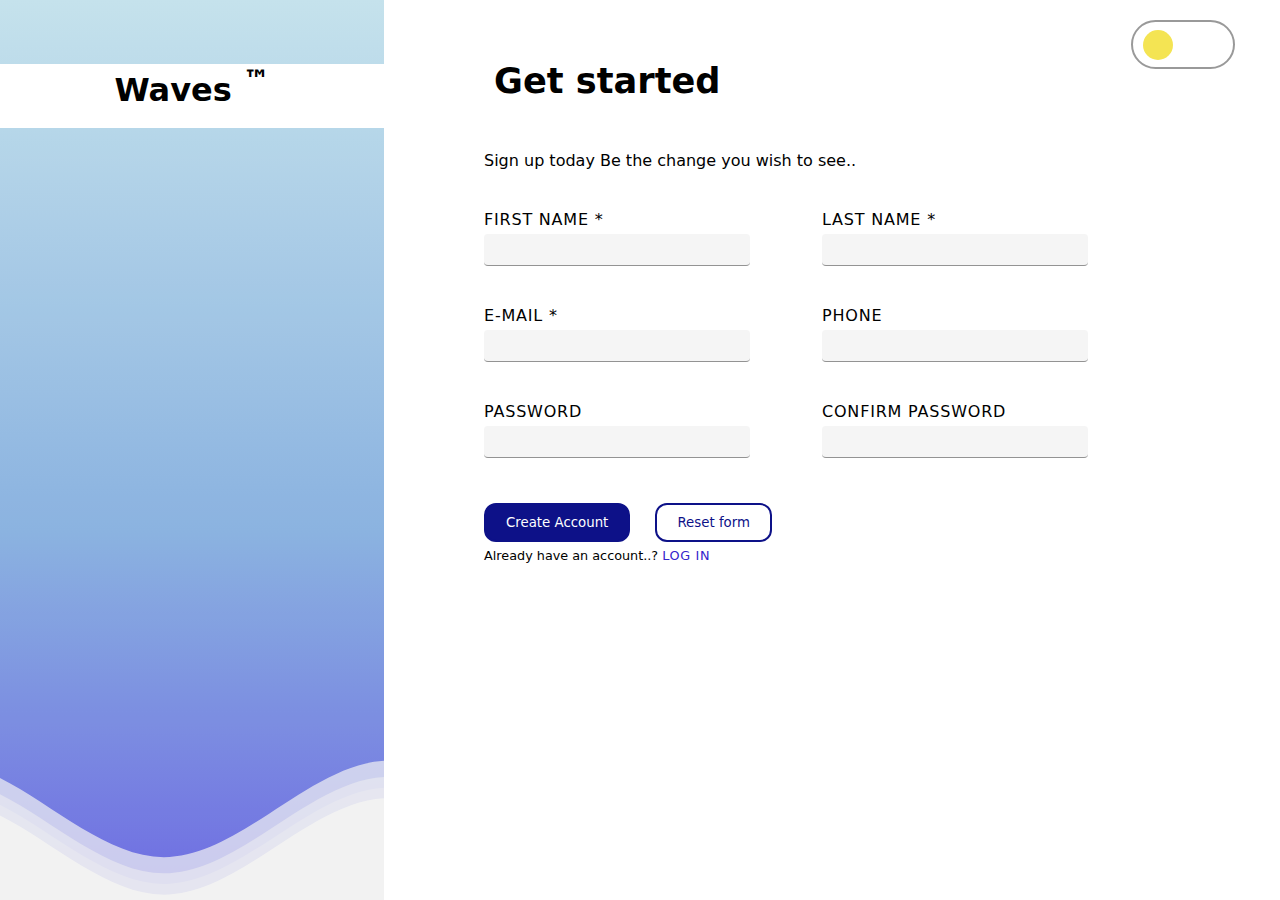
<file: index.html>
<!DOCTYPE html>
<html lang="en">
<head>
     <meta charset="UTF-8">
     <meta name="viewport" content="width=device-width, initial-scale=1.0">
     <title>Ocean Sign Up</title>
     <link rel="stylesheet" href="assets/style.css">
     <link rel="stylesheet" href="assets/wave.css">

</head>
<body class="light-mode">
    
    <main class="card-container">
        <div class="mode toggler">
            <div class=" sun"></div>
            <div class=" moon "></div>
        </div>
        <div class="side-hero">
            <h1 class="company">Waves <sup>&trade;</sup></h1>
             <div class="hero_area "id="themeContainer">
        <svg class="waves" xmlns="http://www.w3.org/2000/svg" xmlns:xlink="http://www.w3.org/1999/xlink" viewBox="0 24 150 28" preserveAspectRatio="none" shape-rendering="auto">
            <defs>
                <path id="gentle-wave" d="M-160 44c30 0 58-18 88-18s 58 18 88 18 58-18 88-18 58 18 88 18 v44h-352z" />
            </defs>
            <g class="parallax">
                <use xlink:href="#gentle-wave" x="48" y="0" fill="rgba(255,255,255,0.7" />
                <use xlink:href="#gentle-wave" x="48" y="3" fill="rgba(255,255,255,0.5)" />
              

                <use xlink:href="#gentle-wave" x="48" y="5" fill="rgba(255,255,255,0.3)" />
        

                <use xlink:href="#gentle-wave" x="48" y="7" fill="#fff" />
            </g>
        </svg>
    </div>
          
        
        </div>
  <div class="hide">
             <h1 class="company">Ocean <sup>&trade;</sup></h1>
          </div>
        <form action="assets/formSubmit.html" method="get">
            <div class="form-container ">
    
                <h1 class="form-header">
                    Get started
                </h1>
      <p class="quote">Sign up today 
               Be the change you wish to see..
            </p>
                <div class="input-container">
                    
                    <label for="f-name"></label>
                    
                    <input type="text" name="f-name" id="f-name" required>
                    <span>
                        First name *
                    </span>
                </div>
    
                <div class="input-container">
                    <label for="l-name"></label>
                    <input type="text" name="l-name" id="l-name" required>
                    <span>
                        Last name *
                    </span>
                    
                </div>
    
                <div class="input-container">
                    <label for="mail">
                    </label>
                    <input type="email" name="mail" id="mail" required>
                    <span>
                        E-mail *
                    </span>
                    
                </div>
    
                <div class="input-container">
                    <label for="phone">
                    </label>
                    <input type="phone" name="phone" id="phone" required>
                    <span>
                      Phone 
                    </span>
                    
                </div>
                <div class="input-container">
                    <label for="user-password"></label>
                    <input type="password" name="user-password" id="user-password" class="user-password" required>
                    <span>Password</span>
                    
                </div>

                <div class="input-container">
                    <label for="user-password-confirm"></label>
                    <input type="password" name="user-password-confirm" id="user-password-confirm" minlength="8" class="password-confirmation" required>
                    <span>
                        Confirm Password
                    </span>
                    
                </div>

                <div id="btm">
                    <button onsubmit="validation()" type="submit" class="submit-btn">Create Account</button>
                    <button  type="reset" class="reset-btn">Reset form</button>

                    <p class="btm-text">
                        Already have an account..? <span class="btm-text-highlighted">  Log in</span>
                    </p>
                </div>
            </div>
        </form>
    </main>
    <script src="assets/script.js"></script>
</body>
</html>
</file>
<file: assets/style.css>
:root {
    /* Light Mode Variables */
    --red: rgb(149, 21, 72);
    --blue: rgb(13, 17, 136);
    --opac-white: rgba(255, 255, 255, .8);
    --form-txt: rgba(255, 255, 255, .5);
    --dark: #1d2b3a;
    --light-grey: rgb(105, 105, 105);
    --cyny-blue: rgb(52, 36, 204);
    --input-dark: #E5E7EB;
    --bg-color: #ffffff; /* Light background */
    --text-color: #000000; /* Light text */
    --input-bg: #f5f5f5; /* Input background in light mode */
    --border-color: rgba(0, 0, 0, 0.4); /* Light mode border */
    --quote-color: black;
   
}

body.dark-mode {
    /* Dark Mode Variables */
    --bg-color: #121212; /* Dark background */
    --text-color: #f5f5f5; /* Light text on dark mode */
    --dark: #f5f5f5; /* Inverted dark color for text */
    --form-txt: rgba(255, 255, 255, 0.8); /* Lighter form text */
    --input-bg: #333; /* Dark background for input */
    --opac-white: rgba(255, 255, 255, .1); /* Lower opacity white */
    --input-dark: #333; /* Input border color */
    --border-color: rgba(255, 255, 255, 0.4); /* Dark mode border */
    --quote-color: #f5f5f5;
     --cyny-blue: rgb(93, 205, 236);
     --blue:rgb(31, 27, 255);
    
}


* {
    margin: 0;
    padding: 0;
    box-sizing: content-box;
    scroll-behavior: smooth;
    font-family: 'Poppins', system-ui, -apple-system, BlinkMacSystemFont, 'Segoe UI', Roboto, Oxygen, Ubuntu, Cantarell, 'Open Sans', 'Helvetica Neue', sans-serif;
}

body {
    background-color: var(--bg-color);
    color: var(--text-color);
}
.hide{
  display: none;
}

.card-container {
    display: flex;
}

.side-hero {
    height: 100vh;
    position: relative;
    width: 30vw;
}

.side-hero>img {
    height: 100vh;
    width: 100%;
    filter: brightness(70%);
}

.hide>.company {
    display: block;
    position: sticky;
    width: 100%;
    padding: auto;
    top: 0px;
}

.quote {
   grid-column: span 2;

 
  
    color: var(--quote-color);
 
   
   
}

span {
    letter-spacing: 0.05em;
    text-transform: uppercase;
    font-size: 15px;
    transition: all 0.4s;
    color: var(--text-color);
}
body.light-mode .sun {
    display: block; 
}

body.light-mode .moon {
    display: none; 
}

body.dark-mode .sun {
    display: none; 
}

body.dark-mode .moon {
    display: block; 
}

.sun {
    height: 30px;
    width: 30px;
    border-radius: 20px;
    background-color: #f4e453;
    position: relative;
    top: 8px;
    right: -10px;
}

.moon {
    width: 30px;
    height: 30px;
    background-color: #f0e68c;
    border-radius: 50%;
    position: relative;
    left: 60px;
   top: 8px;
  
}

.moon::before {
    content: "";
    position: absolute;
    width: 30px;
    height: 30px;
    background-color: black;
    border-radius: 50%;
    left: -10px;
    
}

.mode {
    width: 100px;
    height: 45px;
    border-radius: 40px;
    position: absolute;
    border: 2px solid var(--border-color);
    margin-top: 20px;
    right: 45px;
}

.company {
    position: absolute;
    top: 4rem;
    height: 4rem;
    color:var(--text-color);
    text-align: center;
    background-color: var(--bg-color);
    width: 100%;
    z-index: 1;
    animation: slidein 2s;
    
}

.form-container {
    display: grid;
    grid-template-columns: repeat(2, 1fr);
    gap: 72px;
    row-gap: 40px;
    margin: 50px;
    margin-left: 100px;
}

.form-container>:first-child {
    grid-column: span 2;
}

.input-container {
    display: flex;
    flex-direction: column-reverse;
}

.form-header {
    margin: 10px;
    font-size: 2.2rem;
}

input {
    display: block;
    border-radius: 4px;
    border: 0;
    border-bottom: 1px solid var(--border-color);
    padding: 8px;
    margin-top: 5px;
    background-color: var(--input-bg);
    transition: all 0.5s ease-in;
    color: var(--text-color);
    min-width: 250px;
}

input~span {
    font-size: 16px;
}

input:focus ~ span,
input:valid ~ span {
    transform: translateX(3px) translateY(2px);
    font-size: 0.8rem;
    color: var(--text-color);
}

[type="submit"] {
    border-radius: 12px;
    padding: 10px 20px;
    margin: 5px 0px;
    border: 2px solid var(--blue);
    background-color: var(--blue);
    color: white;
}

[type="reset"] {
    border-radius: 12px;
    padding: 10px 20px;
    margin: 5px 0px;
    margin-left: 20px;
    border: 2px solid var(--blue);
    background-color: white;
    color: var(--blue);
}

[type="submit"]:hover,[type='reset']:hover {
    background-color: var(--cyny-blue);
    color: white;
    border: 1px solid var(--cyny-blue);
    cursor: pointer;
}
#btm{
    grid-column: span 2;
}
.btm-text {
    font-size: 0.8rem;
    margin-top: 1px;
}

.btm-text-highlighted {
    color: var(--cyny-blue);
    font: bold;
    cursor: pointer;
    font-size: 0.8rem;
}

.btm-text-highlighted:hover {
    text-decoration: underline;
    font: bolder;
    color: var(--cyny-blue);
}


@media only screen and (max-width: 850px) {
    body {
        background-color: var(--opac-white);
    }

    .card-container {
        flex-direction: column;
        align-items: center;
    }

  .side-hero {
    height: auto;
    width: 100vw; 
   

    justify-content: center;
    align-items: center;
}


    .company {
        font-size: 2rem;
     top:100px;
    padding: 10px;
        left: 50%;
        transform: translateX(-50%);
        text-align: center;
    }

    .side-hero img {
        height: 80%; 
        object-fit: cover; 
    }

    .form-container {
        width: 90%; 
      
        padding: 15px; 
        display: block; 
        margin:20px 0px;
    }

    .form-header {
        font-size: 1.5rem; 
    }

    .input-container {
        margin: 10px 0;
    }

    .input-container input {
        font-size: 12px; 
        padding: 8px; 
        margin-bottom: 10px; 
        width: auto;
    }

    .submit-btn, .reset-btn {
        padding: 6px; 
        font-size: 14px; 
        width: 100%; 
        margin-left:0;
        margin-right: 0;
        
    }
.waves {
    width: 100%;
    height: auto; 
}
    .btm-text {
        font-size: 14px; 
        margin-top: 4px;
    }
    .mode,.moon,.sun{
      display: none;
    }
}


@keyframes slidein {
    from {
        translate: -100vw 0;
        scale: 100% 1;
    }

    to {
        translate: 0 0;
        scale: 100% 1;
    }
}
</file>
<file: assets/wave.css>
/* Waves Animation */

 .hero_area{
    position: relative;
    height: 100vh;
background: linear-gradient(360deg, rgb(118, 118, 238) 3%, rgb(146, 188, 236) 41%, rgb(207, 238, 248) 100%);
   filter: brightness(95%);
}
.hero_area.dark-mode{
      position: relative;
    height: 100vh;
background: linear-gradient(360deg, rgba(0,0,115,1) 0%, rgb(0, 73, 156) 41%, rgb(10, 133, 174) 100%);
   filter: brightness(95%);
}
.waves {
    position: absolute;
    width: 100%;
    height: 30vh;
    min-height: 140px;
    max-height: 150px;
    bottom: 0;
    left: 0;
}

.parallax>use {
    animation: move-forever 25s cubic-bezier(.55, .5, .45, .5) infinite;
}

.parallax>use:nth-child(1) {
    animation-delay: -2s;
    animation-duration: 7s;
}

.parallax>use:nth-child(2) {
    animation-delay: -3s;
    animation-duration: 10s;
}

.parallax>use:nth-child(3) {
    animation-delay: -4s;
    animation-duration: 13s;
}

.parallax>use:nth-child(4) {
    animation-delay: -5s;
    animation-duration: 20s;
}

@keyframes move-forever {
    0% {
        transform: translate3d(-90px, 0, 0);
    }

    100% {
        transform: translate3d(85px, 0, 0);
    }
}


/*Shrinking for mobile*/

@media (max-width: 768px) {
    .waves {
        height: 80px;
        min-height: 50px;
    }
}

/* Waves Animation end*/
</file>
